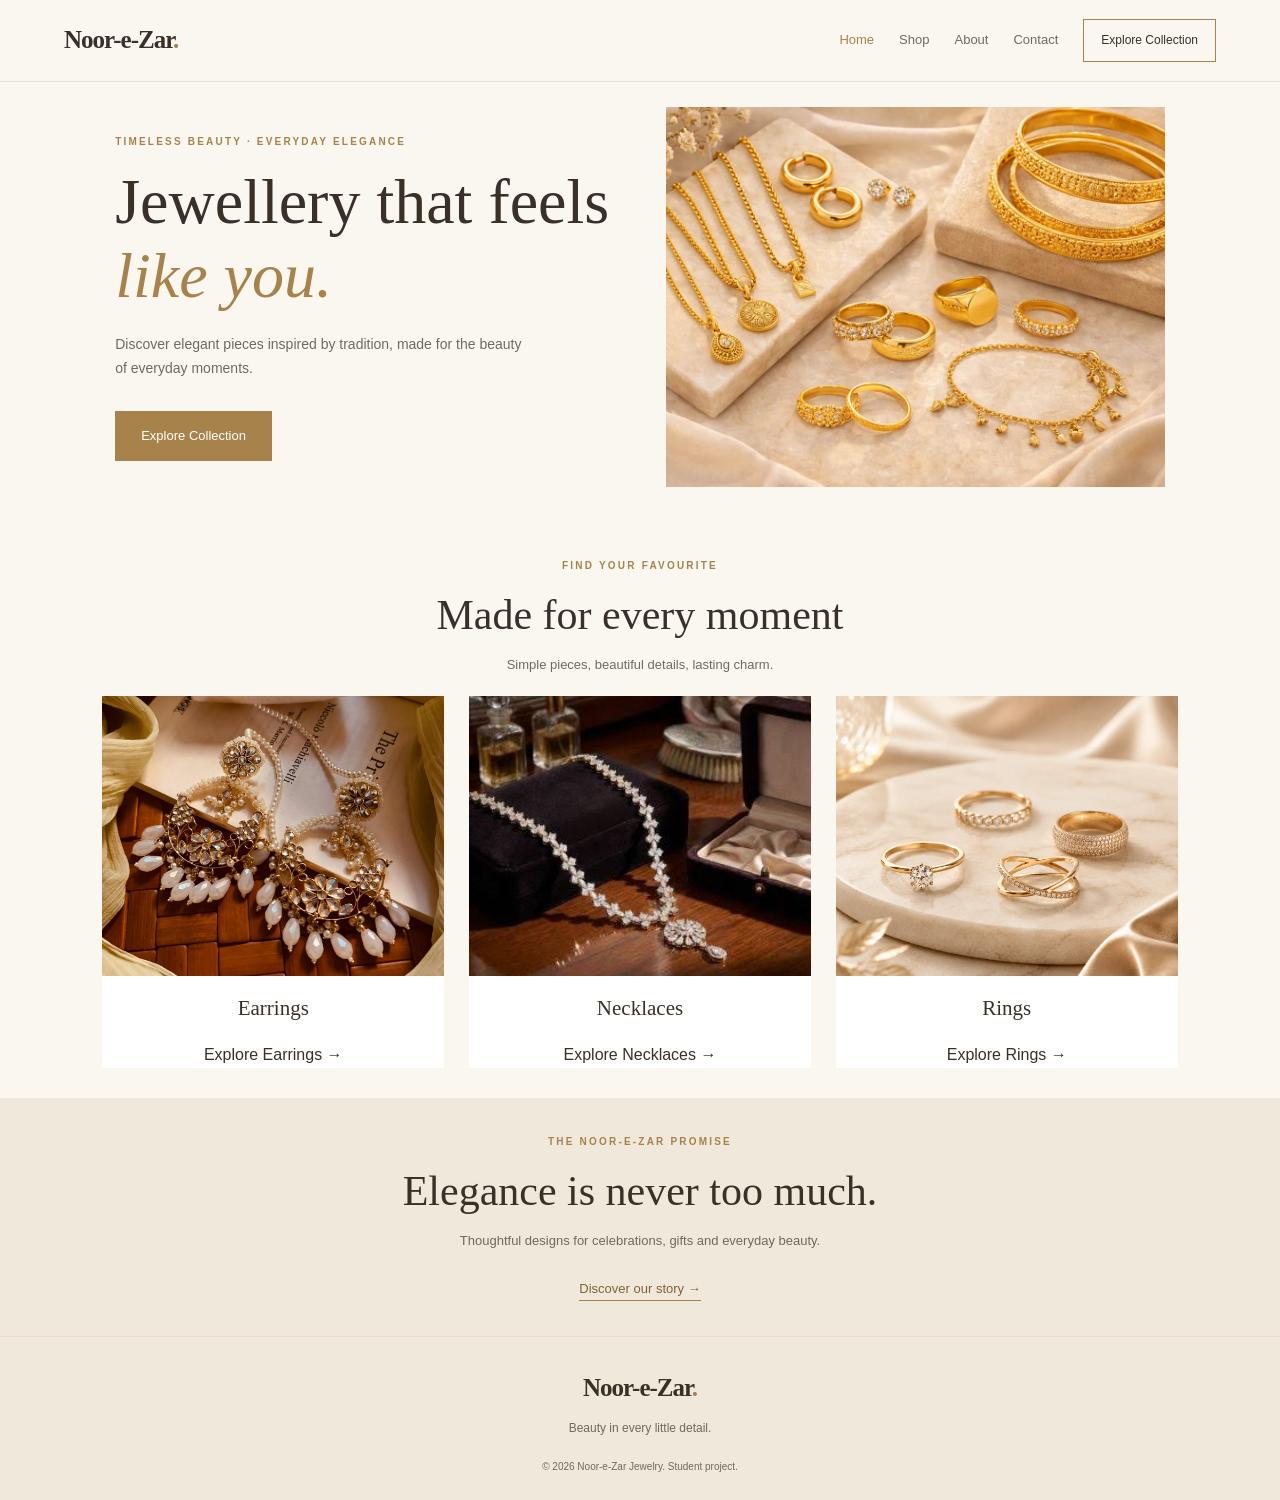
<file: index.html>
<!DOCTYPE html>
<html lang="en">
<head>
    <meta charset="UTF-8">
    <meta name="viewport" content="width=device-width, initial-scale=1.0">
    <title>Noor-e-Zar Jewelry | Home</title>
    <link rel="stylesheet" href="style.css">
    <script src="script.js" defer></script>
</head>
<body>
    <header class="navbar">
        <a href="index.html" class="logo">Noor-e-Zar<span>.</span></a>

        <nav>
            <a class="active" href="index.html">Home</a>
            <a href="shop.html">Shop</a>
            <a href="about.html">About</a>
            <a href="contact.html">Contact</a>
        </nav>
        <button class="menu-toggle" id="menuToggle"
        aria-label="Toggle navigation"
        aria-expanded="false">
    ☰
</button>

        <a href="shop.html" class="nav-button">Explore Collection</a>
    </header>

    <main>
        <section class="hero">
            <div class="hero-content">
                <p class="eyebrow">TIMELESS BEAUTY · EVERYDAY ELEGANCE</p>
                <h1>Jewellery that feels <em>like you.</em></h1>
                <p class="hero-text">
                    Discover elegant pieces inspired by tradition,
                    made for the beauty of everyday moments.
                </p>
                <a href="shop.html" class="button">Explore Collection</a>
            </div>

            <div class="hero-image">
                <img
                    src="/images/first image.webp"
                    alt="Elegant gold jewellery"
                >
            </div>
        </section>

        <section class="section">
            <div class="section-heading">
                <p class="eyebrow">FIND YOUR FAVOURITE</p>
                <h2>Made for every moment</h2>
                <p>Simple pieces, beautiful details, lasting charm.</p>
            </div>

            <div class="category-grid">
                <a href="earrings.html" class="category-card">
    <img
        src="/images/2nd earring image.png"
        alt="Elegant earrings"
    >
    <span>Earrings</span>
    <p>Explore Earrings →</p>
</a>

<a href="necklaces.html" class="category-card">
    <img
        src="/images/front necklace.jfif"
        alt="Elegant necklace"
    >
    <span>Necklaces</span>
    <p>Explore Necklaces →</p>
</a>

<a href="rings.html" class="category-card">
    <img
        src="/images/front ring.webp"
        alt="Elegant rings"
    >
    <span>Rings</span>
    <p>Explore Rings →</p>
</a>
            </div>
        </section>

        <section class="quote-section">
            <p class="eyebrow">THE NOOR-E-ZAR PROMISE</p>
            <h2>Elegance is never too much.</h2>
            <p>Thoughtful designs for celebrations, gifts and everyday beauty.</p>
            <a href="about.html" class="text-link">Discover our story →</a>
        </section>
    </main>

    <footer class="footer">
        <a href="index.html" class="logo">Noor-e-Zar<span>.</span></a>
        <p>Beauty in every little detail.</p>
        <p class="copyright">© 2026 Noor-e-Zar Jewelry. Student project.</p>
    </footer>
</body>
</html>
</file>
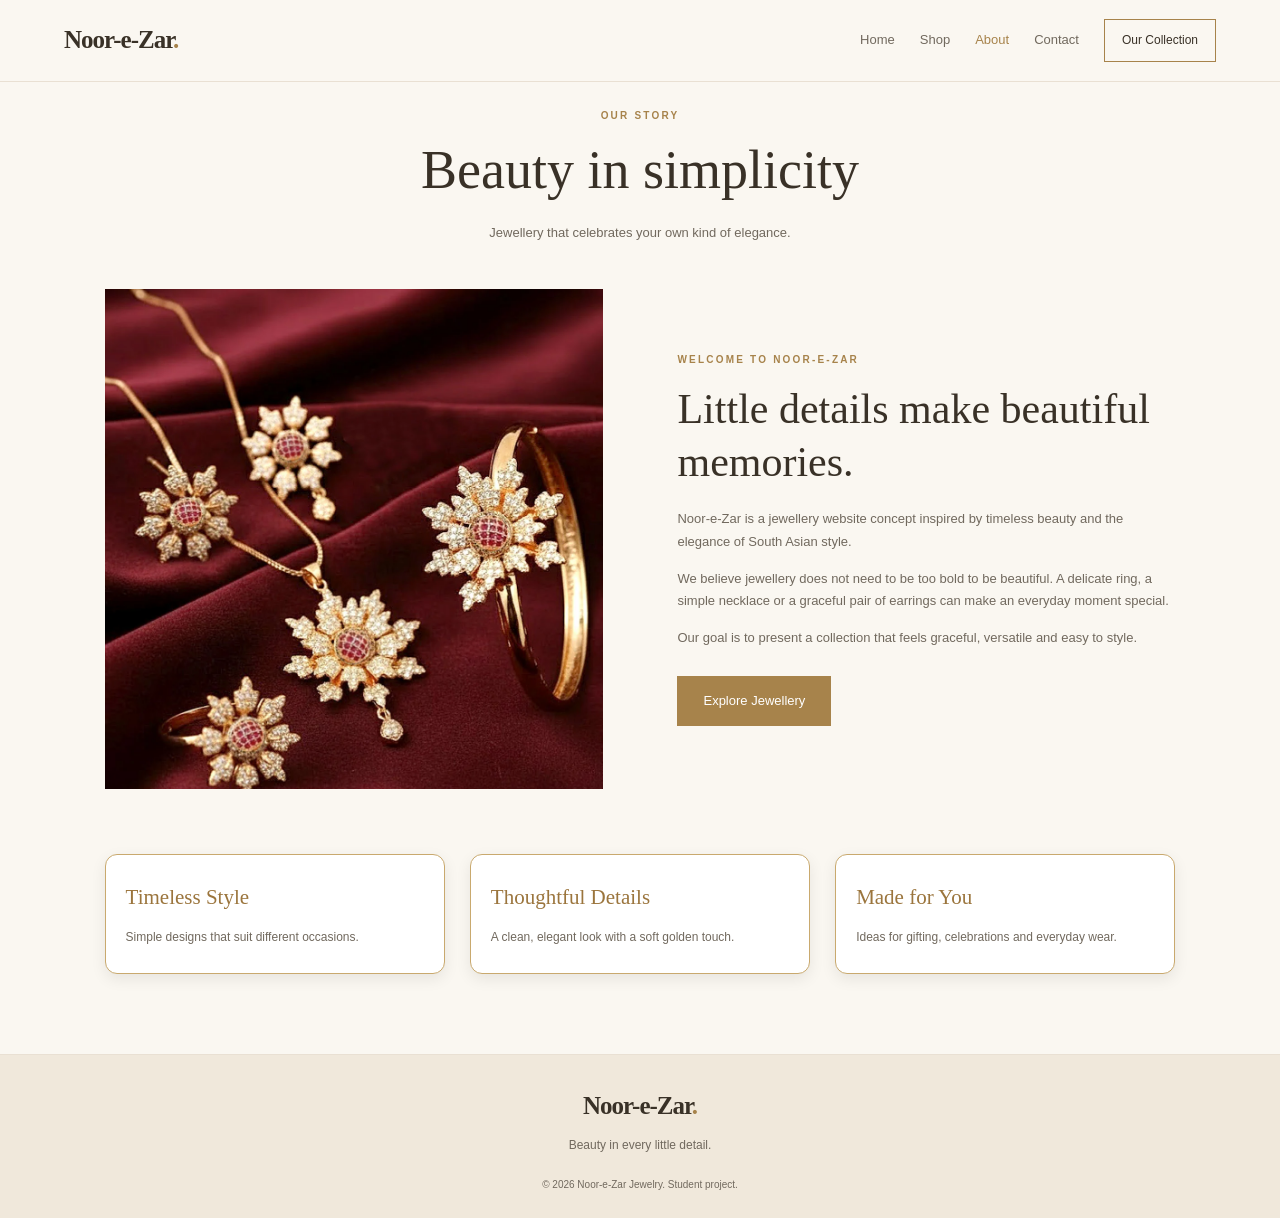
<file: about.html>
<!DOCTYPE html>
<html lang="en">
<head>
    <meta charset="UTF-8">
    <meta name="viewport" content="width=device-width, initial-scale=1.0">
    <title>About Us | Noor-e-Zar Jewelry</title>
    <link rel="stylesheet" href="style.css">
    <script src="script.js" defer></script>
</head>
<body>
    <header class="navbar">
        <a href="index.html" class="logo">Noor-e-Zar<span>.</span></a>
        <nav>
            <a href="index.html">Home</a>
            <a href="shop.html">Shop</a>
            <a class="active" href="about.html">About</a>
            <a href="contact.html">Contact</a>
        </nav>
        <a href="shop.html" class="nav-button">Our Collection</a>
    </header>

    <main class="page">
        <section class="page-heading">
            <p class="eyebrow">OUR STORY</p>
            <h1>Beauty in simplicity</h1>
            <p>Jewellery that celebrates your own kind of elegance.</p>
        </section>

        <section class="about-layout">
            <div class="about-image">
                <img src="/images/about image.webp" alt="Elegant jewellery details">
            </div>

            <div class="about-content">
                <p class="eyebrow">WELCOME TO NOOR-E-ZAR</p>
                <h2>Little details make beautiful memories.</h2>
                <p>
                    Noor-e-Zar is a jewellery website concept inspired by
                    timeless beauty and the elegance of South Asian style.
                </p>
                <p>
                    We believe jewellery does not need to be too bold to be
                    beautiful. A delicate ring, a simple necklace or a graceful
                    pair of earrings can make an everyday moment special.
                </p>
                <p>
                    Our goal is to present a collection that feels graceful,
                    versatile and easy to style.
                </p>
                <a href="shop.html" class="button">Explore Jewellery</a>
            </div>
        </section>

        <section class="values-grid">
            <div>
                <h3>Timeless Style</h3>
                <p>Simple designs that suit different occasions.</p>
            </div>
            <div>
                <h3>Thoughtful Details</h3>
                <p>A clean, elegant look with a soft golden touch.</p>
            </div>
            <div>
                <h3>Made for You</h3>
                <p>Ideas for gifting, celebrations and everyday wear.</p>
            </div>
        </section>
    </main>

    <footer class="footer">
        <a href="index.html" class="logo">Noor-e-Zar<span>.</span></a>
        <p>Beauty in every little detail.</p>
        <p class="copyright">© 2026 Noor-e-Zar Jewelry. Student project.</p>
    </footer>
</body>
</html>
</file>
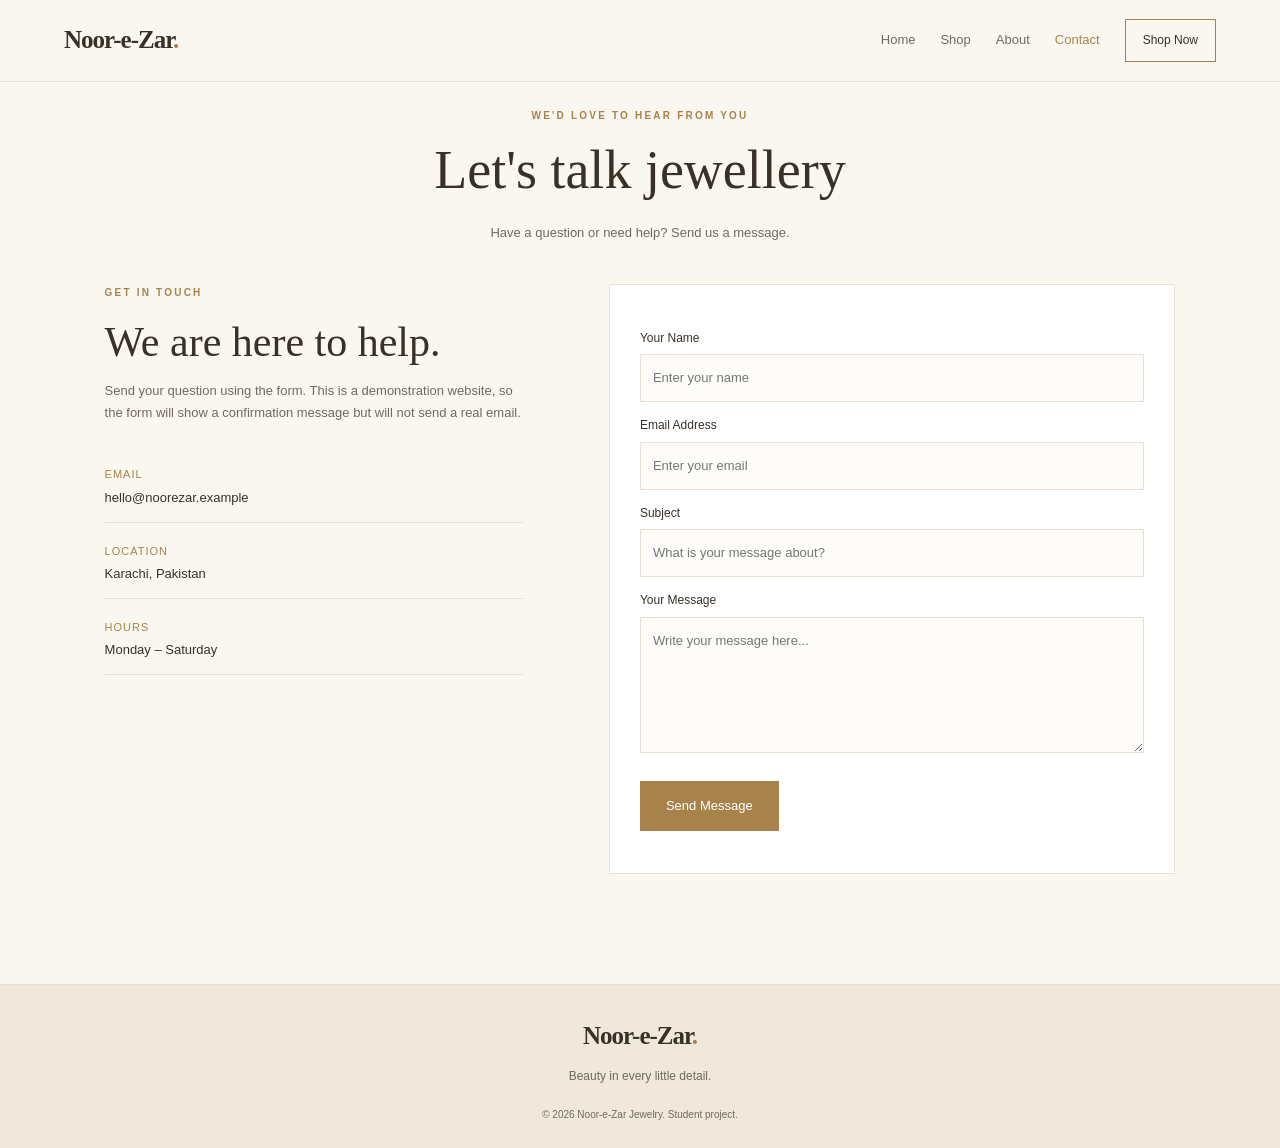
<file: contact.html>
<!DOCTYPE html>
<html lang="en">
<head>
    <meta charset="UTF-8">
    <meta name="viewport" content="width=device-width, initial-scale=1.0">
    <title>Contact | Noor-e-Zar Jewelry</title>
    <link rel="stylesheet" href="style.css">
    <script src="script.js" defer></script>
</head>
<body>
    <header class="navbar">
        <a href="index.html" class="logo">Noor-e-Zar<span>.</span></a>
        <nav>
            <a href="index.html">Home</a>
            <a href="shop.html">Shop</a>
            <a href="about.html">About</a>
            <a class="active" href="contact.html">Contact</a>
        </nav>
        <a href="shop.html" class="nav-button">Shop Now</a>
    </header>

    <main class="page">
        <section class="page-heading">
            <p class="eyebrow">WE'D LOVE TO HEAR FROM YOU</p>
            <h1>Let's talk jewellery</h1>
            <p>Have a question or need help? Send us a message.</p>
        </section>

        <section class="contact-layout">
            <div class="contact-info">
                <p class="eyebrow">GET IN TOUCH</p>
                <h2>We are here to help.</h2>
                <p>
                    Send your question using the form. This is a demonstration
                    website, so the form will show a confirmation message
                    but will not send a real email.
                </p>

                <div class="contact-detail">
                    <span>Email</span>
                    <p>hello@noorezar.example</p>
                </div>

                <div class="contact-detail">
                    <span>Location</span>
                    <p>Karachi, Pakistan</p>
                </div>

                <div class="contact-detail">
                    <span>Hours</span>
                    <p>Monday – Saturday</p>
                </div>
            </div>

            <form class="contact-form" id="contactForm">
                <label for="name">Your Name</label>
                <input type="text" id="name" name="name" placeholder="Enter your name" required>

                <label for="email">Email Address</label>
                <input type="email" id="email" name="email" placeholder="Enter your email" required>

                <label for="subject">Subject</label>
                <input type="text" id="subject" name="subject" placeholder="What is your message about?" required>

                <label for="message">Your Message</label>
                <textarea id="message" name="message" rows="5" placeholder="Write your message here..." required></textarea>

                <button class="button" type="submit">Send Message</button>
                <p id="formMessage" class="message" aria-live="polite"></p>
            </form>
        </section>
    </main>

    <footer class="footer">
        <a href="index.html" class="logo">Noor-e-Zar<span>.</span></a>
        <p>Beauty in every little detail.</p>
        <p class="copyright">© 2026 Noor-e-Zar Jewelry. Student project.</p>
    </footer>
</body>
</html>
</file>
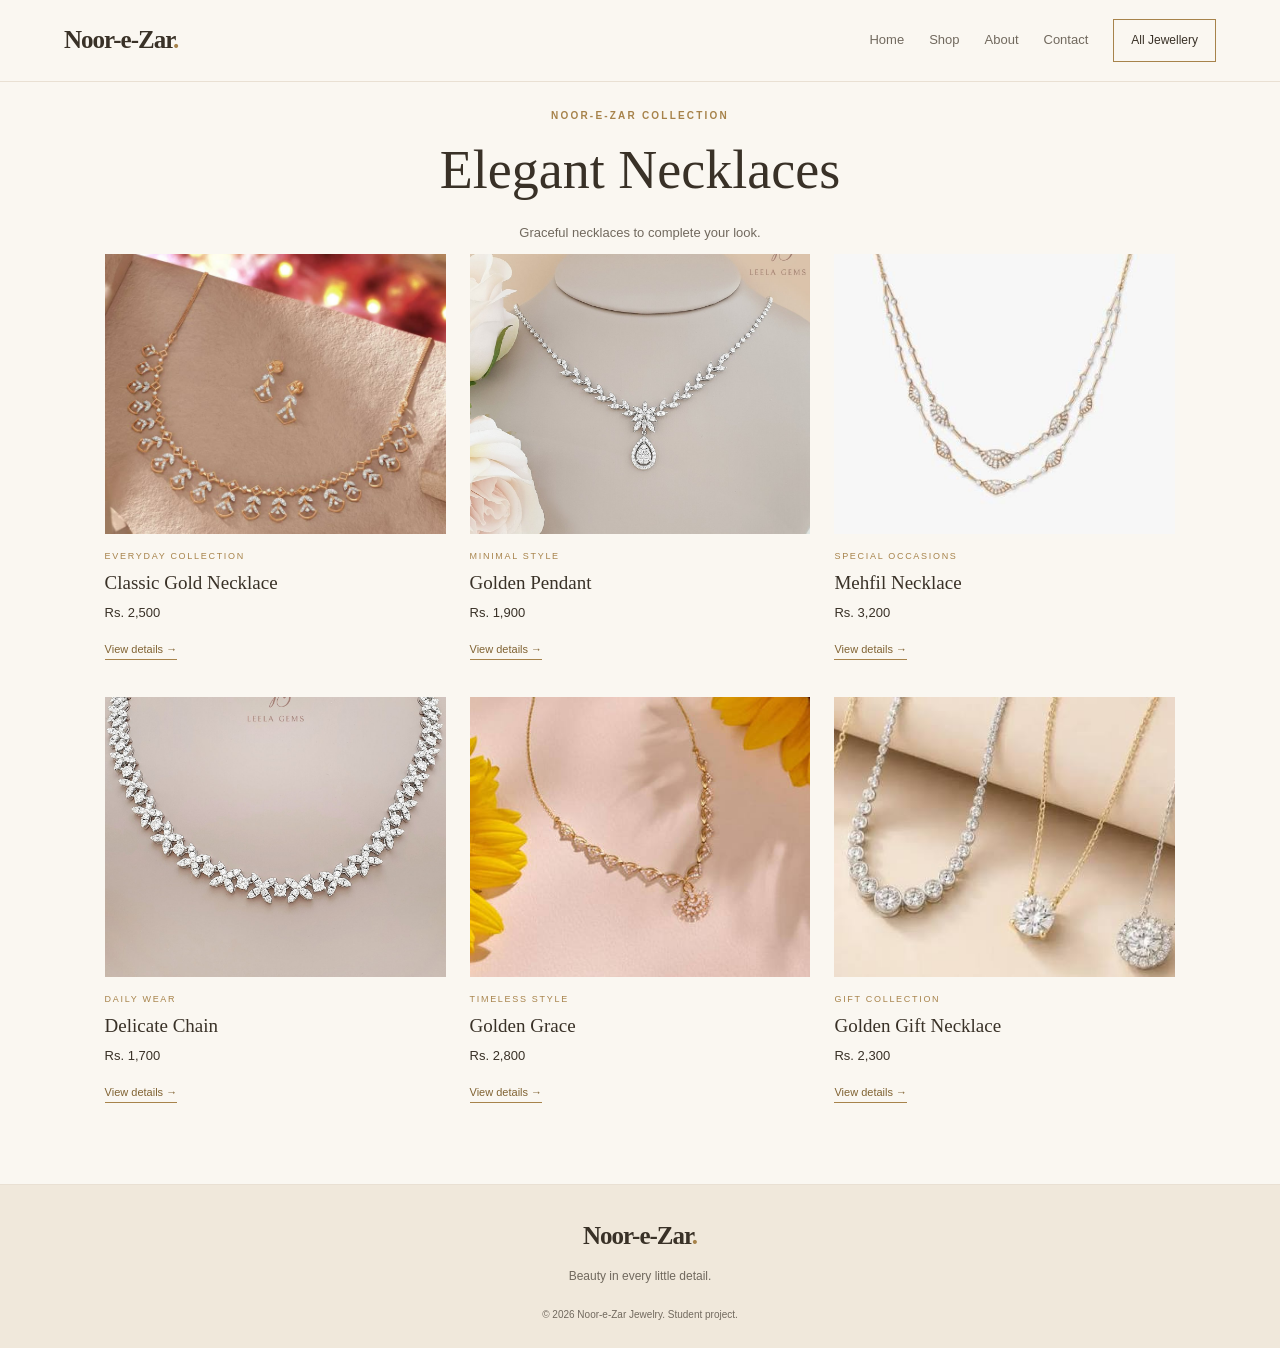
<file: necklaces.html>
<!DOCTYPE html>
<html lang="en">
<head>
    <meta charset="UTF-8">
    <meta name="viewport" content="width=device-width, initial-scale=1.0">
    <title>Necklaces Collection | Noor-e-Zar</title>
    <link rel="stylesheet" href="style.css">
    <script src="script.js" defer></script>
</head>
<body>

<header class="navbar">
    <a href="index.html" class="logo">Noor-e-Zar<span>.</span></a>
    <nav>
        <a href="index.html">Home</a>
        <a href="shop.html">Shop</a>
        <a href="about.html">About</a>
        <a href="contact.html">Contact</a>
    </nav>
    <a href="shop.html" class="nav-button">All Jewellery</a>
</header>

<main class="page">
    <section class="page-heading">
        <p class="eyebrow">NOOR-E-ZAR COLLECTION</p>
        <h1>Elegant Necklaces</h1>
        <p>Graceful necklaces to complete your look.</p>
    </section>

    <section class="product-grid">

        <article class="product-card">
            <a href="product.html">
                <img src="/images/firstttt necklace.jpg" alt="Classic gold necklace">
            </a>
            <p class="product-type">EVERYDAY COLLECTION</p>
            <h3>Classic Gold Necklace</h3>
            <p class="price">Rs. 2,500</p>
            <a href="product.html" class="small-link">View details →</a>
        </article>

        <article class="product-card">
            <a href="product.html">
                <img src="/images/first necklace.jpg" alt="Golden pendant necklace">
            </a>
            <p class="product-type">MINIMAL STYLE</p>
            <h3>Golden Pendant</h3>
            <p class="price">Rs. 1,900</p>
            <a href="product.html" class="small-link">View details →</a>
        </article>

        <article class="product-card">
            <a href="product.html">
                <img src="/images/second necklace.jfif" alt="Elegant gold jewellery">
            </a>
            <p class="product-type">SPECIAL OCCASIONS</p>
            <h3>Mehfil Necklace</h3>
            <p class="price">Rs. 3,200</p>
            <a href="product.html" class="small-link">View details →</a>
        </article>

        <article class="product-card">
            <a href="product.html">
                <img src="/images/third necklace.jpg" alt="Delicate everyday necklace">
            </a>
            <p class="product-type">DAILY WEAR</p>
            <h3>Delicate Chain</h3>
            <p class="price">Rs. 1,700</p>
            <a href="product.html" class="small-link">View details →</a>
        </article>

        <article class="product-card">
            <a href="product.html">
                <img src="/images/fifth necklace.jfif" alt="Elegant statement necklace">
            </a>
            <p class="product-type">TIMELESS STYLE</p>
            <h3>Golden Grace</h3>
            <p class="price">Rs. 2,800</p>
            <a href="product.html" class="small-link">View details →</a>
        </article>

        <article class="product-card">
            <a href="product.html">
                <img src="/images/sixth necklace.jfif" alt="Golden necklace for gifting">
            </a>
            <p class="product-type">GIFT COLLECTION</p>
            <h3>Golden Gift Necklace</h3>
            <p class="price">Rs. 2,300</p>
            <a href="product.html" class="small-link">View details →</a>
        </article>

    </section>
</main>

<footer class="footer">
    <a href="index.html" class="logo">Noor-e-Zar<span>.</span></a>
    <p>Beauty in every little detail.</p>
    <p class="copyright">© 2026 Noor-e-Zar Jewelry. Student project.</p>
</footer>

</body>
</html>
</file>
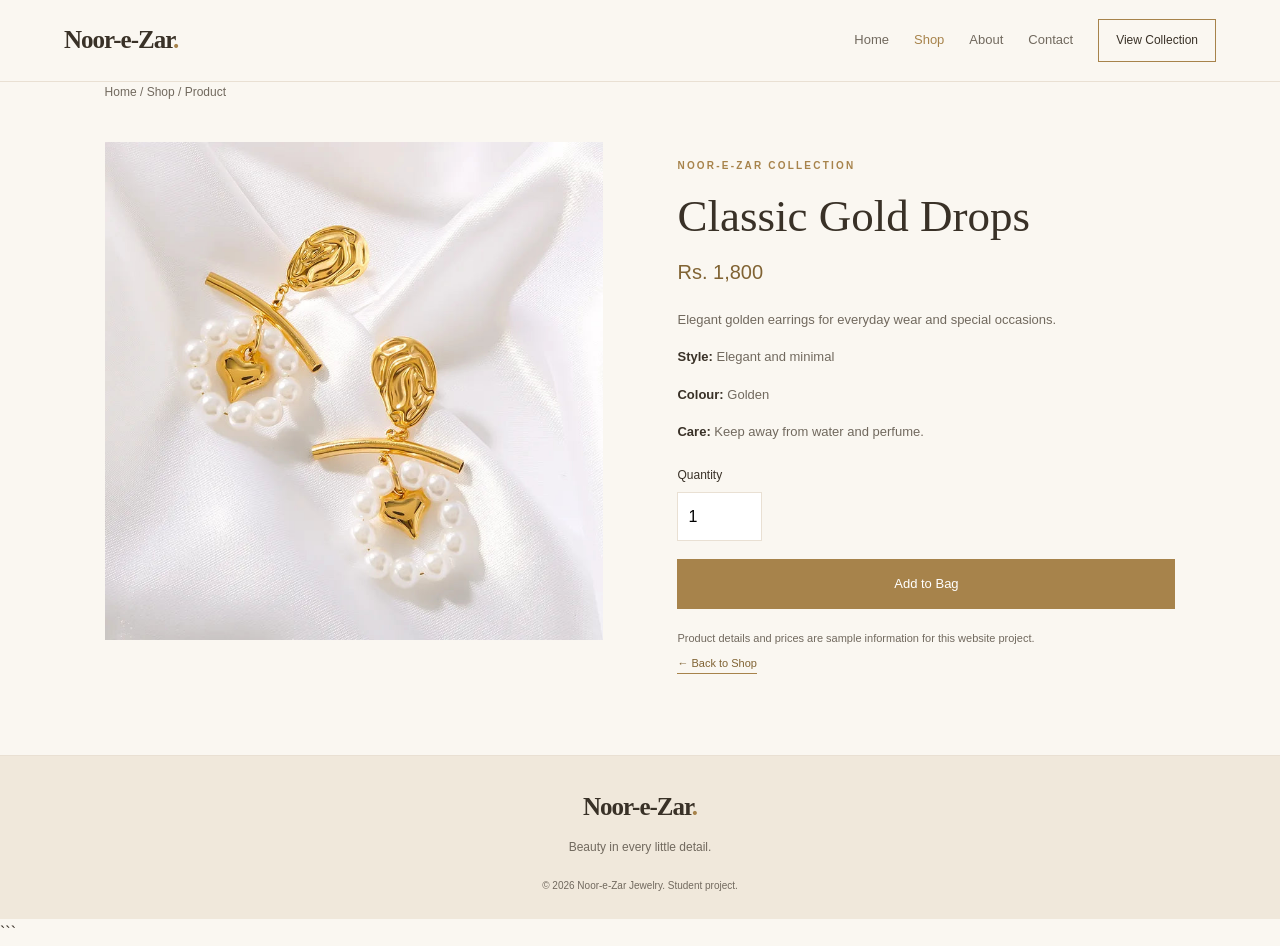
<file: product.html>
<!DOCTYPE html>
<html lang="en">
<head>
    <meta charset="UTF-8">
    <meta name="viewport" content="width=device-width, initial-scale=1.0">
    <title>Product Details | Noor-e-Zar Jewelry</title>
    <link rel="stylesheet" href="style.css">
    <script src="script.js" defer></script>
</head>
<body>

<header class="navbar">
    <a href="index.html" class="logo">Noor-e-Zar<span>.</span></a>
    <nav>
        <a href="index.html">Home</a>
        <a class="active" href="shop.html">Shop</a>
        <a href="about.html">About</a>
        <a href="contact.html">Contact</a>
    </nav>
    <a href="shop.html" class="nav-button">View Collection</a>
</header>

<main class="page">
    <p class="breadcrumb">
        <a href="index.html">Home</a> /
        <a href="shop.html">Shop</a> /
        Product
    </p>

    <section class="product-detail">
        <div class="detail-image">
            <img
                id="productImage"
                src="images/shop 1.jpg"
                alt="Jewellery product"
            >
        </div>

        <div class="detail-info">
            <p class="eyebrow">NOOR-E-ZAR COLLECTION</p>

            <h1 id="productName">Classic Gold Drops</h1>
            <p class="detail-price" id="productPrice">Rs. 1,800</p>

            <p class="detail-description" id="productDescription">
                Elegant golden earrings for everyday wear and special occasions.
            </p>

            <p><strong>Style:</strong> Elegant and minimal</p>
            <p><strong>Colour:</strong> Golden</p>
            <p><strong>Care:</strong> Keep away from water and perfume.</p>

            <label class="quantity-label" for="quantity">Quantity</label>
            <input type="number" id="quantity" min="1" max="10" value="1">

            <button class="button add-cart" id="addToCart">Add to Bag</button>
            <p id="cartMessage" class="message" aria-live="polite"></p>

            <p class="small-note">
                Product details and prices are sample information for this website project.
            </p>

            <a href="shop.html" class="small-link">← Back to Shop</a>
        </div>
    </section>
</main>

<footer class="footer">
    <a href="index.html" class="logo">Noor-e-Zar<span>.</span></a>
    <p>Beauty in every little detail.</p>
    <p class="copyright">© 2026 Noor-e-Zar Jewelry. Student project.</p>
</footer>

</body>
</html>
```
</file>
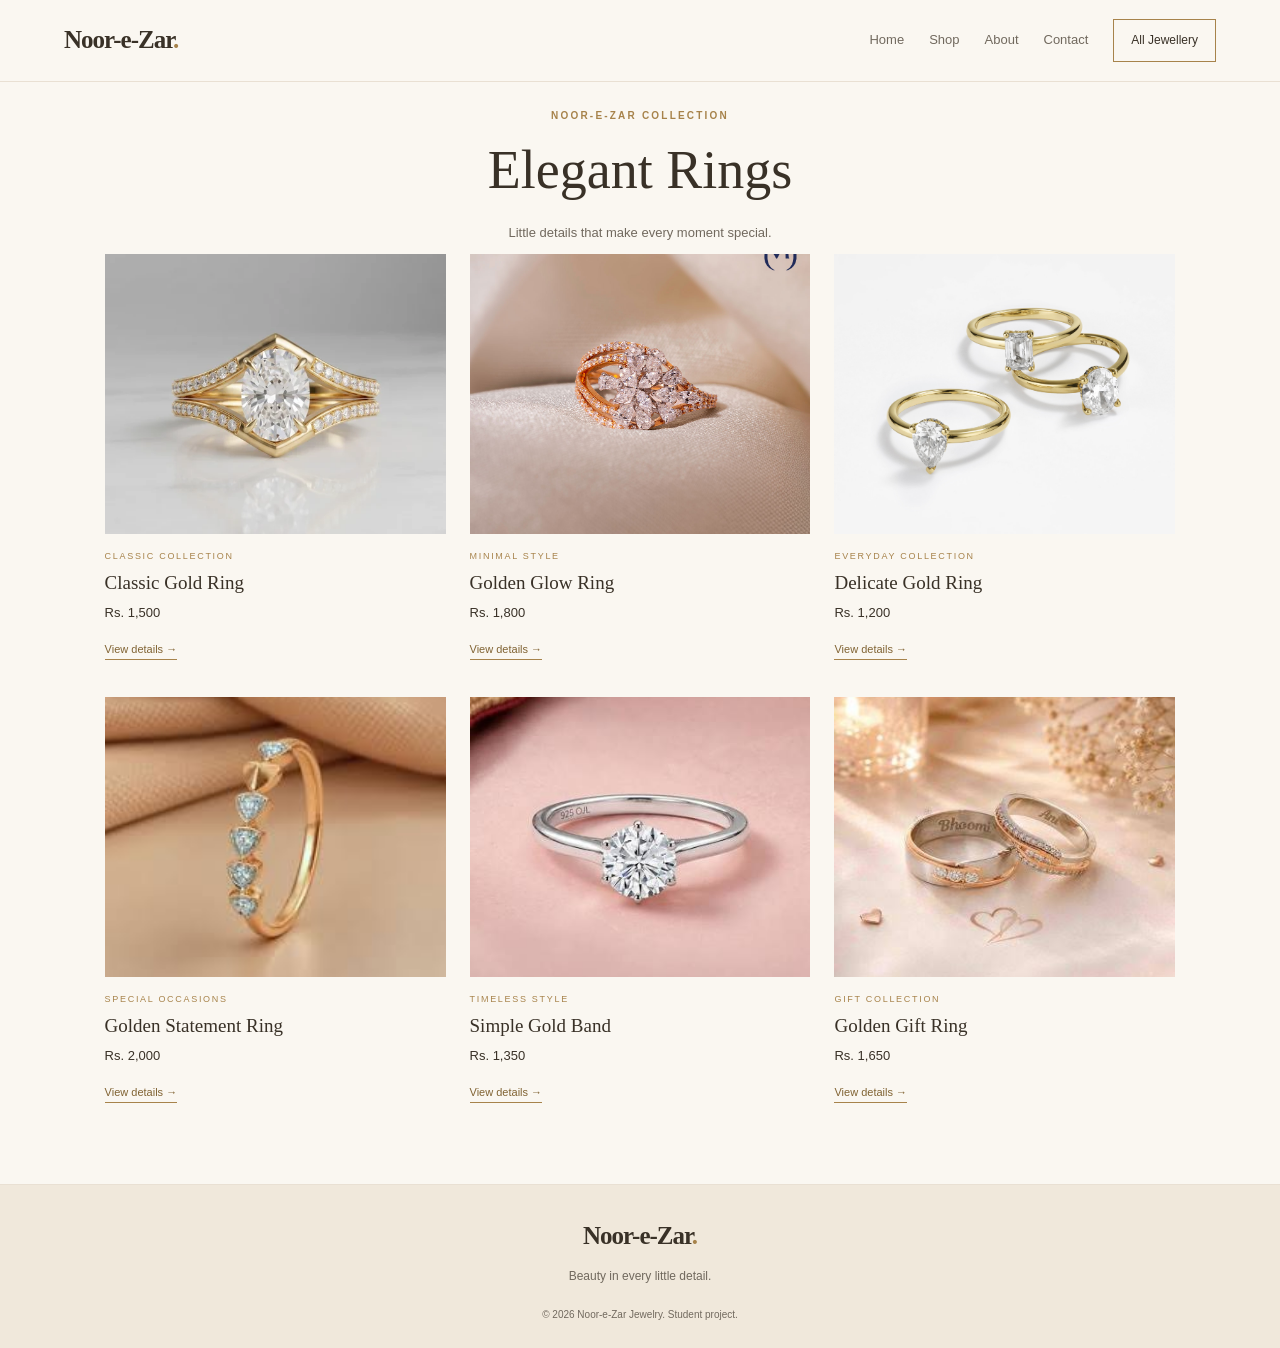
<file: rings.html>
<!DOCTYPE html>
<html lang="en">
<head>
    <meta charset="UTF-8">
    <meta name="viewport" content="width=device-width, initial-scale=1.0">
    <title>Rings Collection | Noor-e-Zar</title>
    <link rel="stylesheet" href="style.css">
    <script src="script.js" defer></script>
</head>
<body>

<header class="navbar">
    <a href="index.html" class="logo">Noor-e-Zar<span>.</span></a>
    <nav>
        <a href="index.html">Home</a>
        <a href="shop.html">Shop</a>
        <a href="about.html">About</a>
        <a href="contact.html">Contact</a>
    </nav>
    <a href="shop.html" class="nav-button">All Jewellery</a>
</header>

<main class="page">
    <section class="page-heading">
        <p class="eyebrow">NOOR-E-ZAR COLLECTION</p>
        <h1>Elegant Rings</h1>
        <p>Little details that make every moment special.</p>
    </section>

    <section class="product-grid">

        <article class="product-card">
            <a href="product.html">
                <img src="/images/first ring.webp" alt="Classic golden ring">
            </a>
            <p class="product-type">CLASSIC COLLECTION</p>
            <h3>Classic Gold Ring</h3>
            <p class="price">Rs. 1,500</p>
            <a href="product.html" class="small-link">View details →</a>
        </article>

        <article class="product-card">
            <a href="product.html">
                <img src="/images/second ring.jpg" alt="Elegant gold ring">
            </a>
            <p class="product-type">MINIMAL STYLE</p>
            <h3>Golden Glow Ring</h3>
            <p class="price">Rs. 1,800</p>
            <a href="product.html" class="small-link">View details →</a>
        </article>

        <article class="product-card">
            <a href="product.html">
                <img src="/images/third ring.avif" alt="Delicate everyday ring">
            </a>
            <p class="product-type">EVERYDAY COLLECTION</p>
            <h3>Delicate Gold Ring</h3>
            <p class="price">Rs. 1,200</p>
            <a href="product.html" class="small-link">View details →</a>
        </article>

        <article class="product-card">
            <a href="product.html">
                <img src="/images/fourth ring.jfif" alt="Elegant statement ring">
            </a>
            <p class="product-type">SPECIAL OCCASIONS</p>
            <h3>Golden Statement Ring</h3>
            <p class="price">Rs. 2,000</p>
            <a href="product.html" class="small-link">View details →</a>
        </article>

        <article class="product-card">
            <a href="product.html">
                <img src="/images/fifth ring.jfif" alt="Simple golden band">
            </a>
            <p class="product-type">TIMELESS STYLE</p>
            <h3>Simple Gold Band</h3>
            <p class="price">Rs. 1,350</p>
            <a href="product.html" class="small-link">View details →</a>
        </article>

        <article class="product-card">
            <a href="product.html">
                <img src="/images/sixth ring.jfif" alt="Golden ring for gifting">
            </a>
            <p class="product-type">GIFT COLLECTION</p>
            <h3>Golden Gift Ring</h3>
            <p class="price">Rs. 1,650</p>
            <a href="product.html" class="small-link">View details →</a>
        </article>

    </section>
</main>

<footer class="footer">
    <a href="index.html" class="logo">Noor-e-Zar<span>.</span></a>
    <p>Beauty in every little detail.</p>
    <p class="copyright">© 2026 Noor-e-Zar Jewelry. Student project.</p>
</footer>

</body>
</html>
</file>
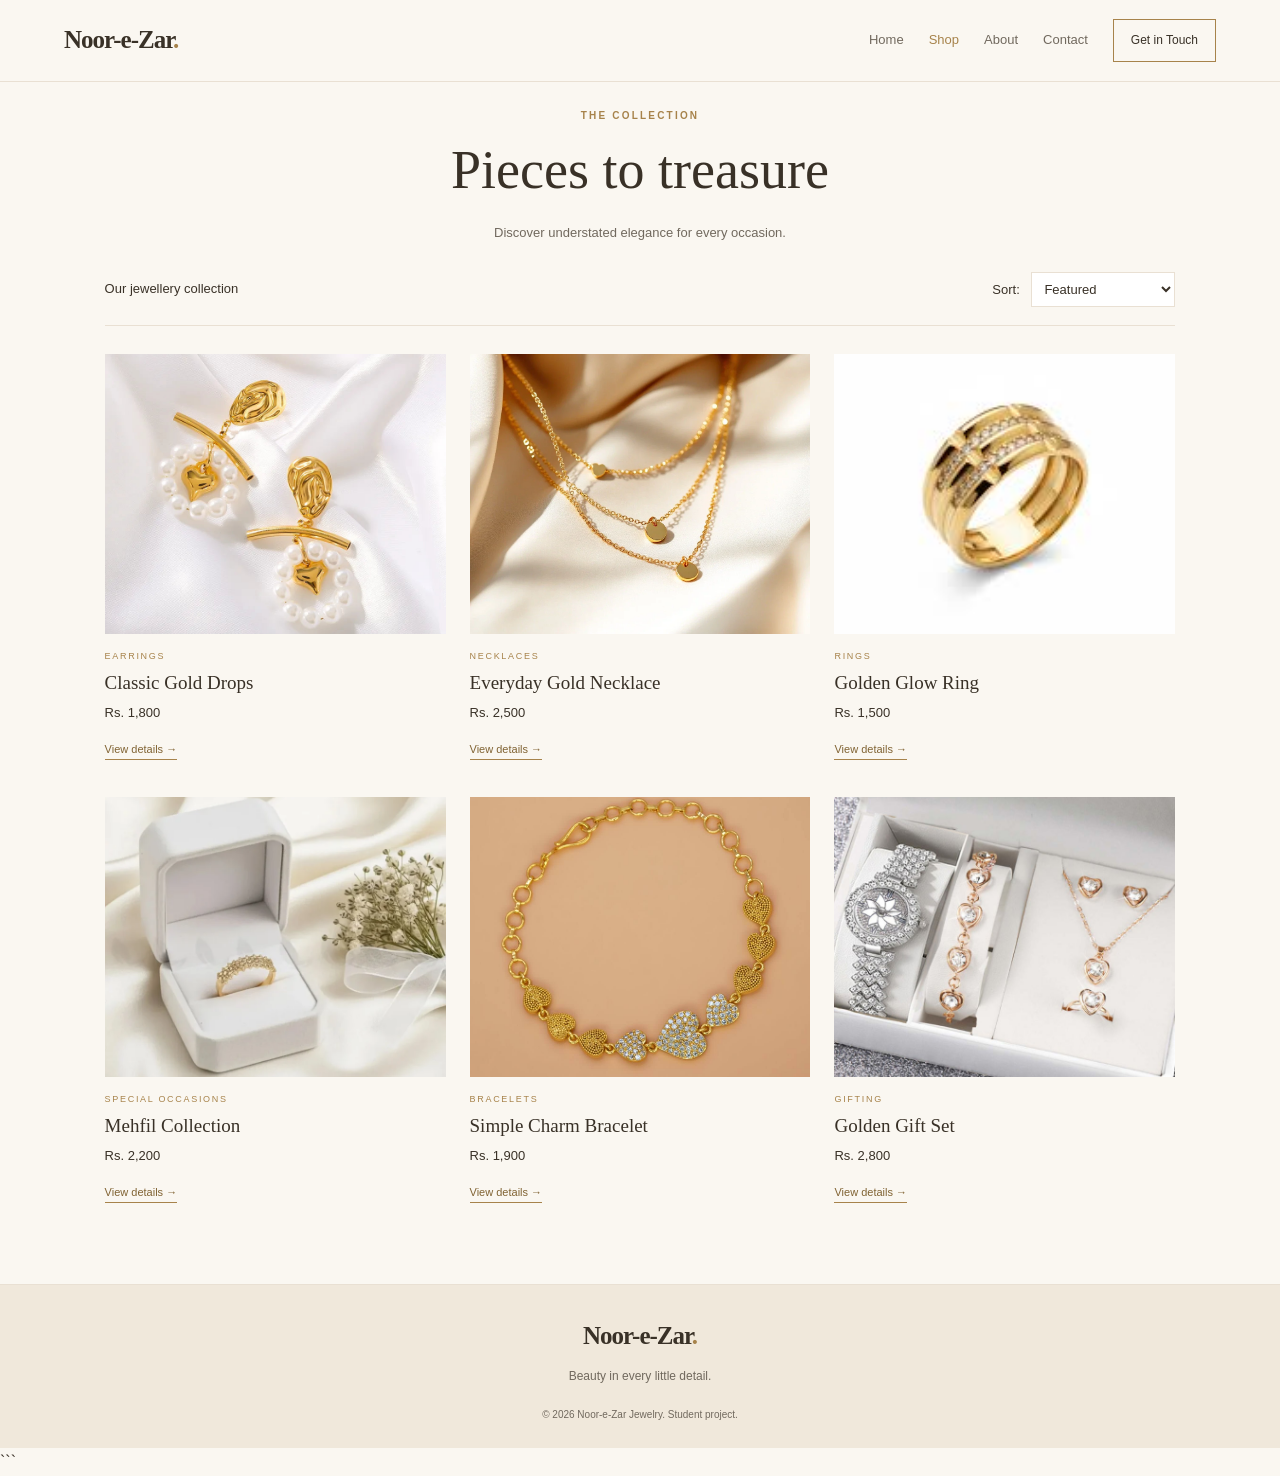
<file: shop.html>
<!DOCTYPE html>
<html lang="en">
<head>
    <meta charset="UTF-8">
    <meta name="viewport" content="width=device-width, initial-scale=1.0">
    <title>Shop | Noor-e-Zar Jewelry</title>
    <link rel="stylesheet" href="style.css">
    <script src="script.js" defer></script>
</head>
<body>

<header class="navbar">
    <a href="index.html" class="logo">Noor-e-Zar<span>.</span></a>
    <nav>
        <a href="index.html">Home</a>
        <a class="active" href="shop.html">Shop</a>
        <a href="about.html">About</a>
        <a href="contact.html">Contact</a>
    </nav>
    <a href="contact.html" class="nav-button">Get in Touch</a>
</header>

<main class="page">
    <section class="page-heading">
        <p class="eyebrow">THE COLLECTION</p>
        <h1>Pieces to treasure</h1>
        <p>Discover understated elegance for every occasion.</p>
    </section>

    <div class="shop-toolbar">
        <p>Our jewellery collection</p>
        <label>
            Sort:
            <select id="sortProducts">
                <option value="default">Featured</option>
                <option value="low">Price: Low to High</option>
                <option value="high">Price: High to Low</option>
            </select>
        </label>
    </div>

    <section class="product-grid" id="productGrid">

        <!-- 1. Earrings -->
        <article class="product-card" data-price="1800">
            <a href="product.html?id=earrings">
                <img src="images/shop 1.jpg" alt="Classic Gold Drops earrings">
            </a>
            <p class="product-type">EARRINGS</p>
            <h3>Classic Gold Drops</h3>
            <p class="price">Rs. 1,800</p>
            <a class="small-link" href="product.html?id=earrings">View details →</a>
        </article>

        <!-- 2. Necklace -->
        <article class="product-card" data-price="2500">
            <a href="product.html?id=necklace">
                <img src="images/shop 2.webp" alt="Everyday Gold Necklace">
            </a>
            <p class="product-type">NECKLACES</p>
            <h3>Everyday Gold Necklace</h3>
            <p class="price">Rs. 2,500</p>
            <a class="small-link" href="product.html?id=necklace">View details →</a>
        </article>

        <!-- 3. Ring -->
        <article class="product-card" data-price="1500">
            <a href="product.html?id=ring">
                <img src="images/shop 3.jfif" alt="Golden Glow Ring">
            </a>
            <p class="product-type">RINGS</p>
            <h3>Golden Glow Ring</h3>
            <p class="price">Rs. 1,500</p>
            <a class="small-link" href="product.html?id=ring">View details →</a>
        </article>

        <!-- 4. Mehfil Collection -->
        <article class="product-card" data-price="2200">
            <a href="product.html?id=mehfil">
                <img src="images/shop 4.webp" alt="Mehfil jewellery">
            </a>
            <p class="product-type">SPECIAL OCCASIONS</p>
            <h3>Mehfil Collection</h3>
            <p class="price">Rs. 2,200</p>
            <a class="small-link" href="product.html?id=mehfil">View details →</a>
        </article>

        <!-- 5. Bracelet -->
        <article class="product-card" data-price="1900">
            <a href="product.html?id=bracelet">
                <img src="images/shop 5.jpg" alt="Simple Charm Bracelet">
            </a>
            <p class="product-type">BRACELETS</p>
            <h3>Simple Charm Bracelet</h3>
            <p class="price">Rs. 1,900</p>
            <a class="small-link" href="product.html?id=bracelet">View details →</a>
        </article>

        <!-- 6. Gift Set -->
        <article class="product-card" data-price="2800">
            <a href="product.html?id=giftset">
                <img src="images/shop 6.jpg" alt="Golden jewellery gift set">
            </a>
            <p class="product-type">GIFTING</p>
            <h3>Golden Gift Set</h3>
            <p class="price">Rs. 2,800</p>
            <a class="small-link" href="product.html?id=giftset">View details →</a>
        </article>

    </section>
</main>

<footer class="footer">
    <a href="index.html" class="logo">Noor-e-Zar<span>.</span></a>
    <p>Beauty in every little detail.</p>
    <p class="copyright">© 2026 Noor-e-Zar Jewelry. Student project.</p>
</footer>

</body>
</html>
```
</file>
<file: style.css>
/* ---------- BASIC SETTINGS ---------- */

* {
    margin: 0;
    padding: 0;
    box-sizing: border-box;
}

:root {
    --cream: #faf7f1;
    --white: #ffffff;
    --gold: #a7834b;
    --dark-gold: #806333;
    --brown: #393127;
    --text: #71695e;
    --border: #e9e0d3;
}

html {
    scroll-behavior: smooth;
}

body {
    background: var(--cream);
    color: var(--brown);
    font-family: Arial, Helvetica, sans-serif;
    line-height: 1.7;
}

img {
    width: 100%;
    display: block;
    object-fit: cover;
}

a {
    color: inherit;
    text-decoration: none;
}

button,
input,
textarea,
select {
    font: inherit;
}

button,
a,
select {
    -webkit-tap-highlight-color: transparent;
}

/* ---------- NAVIGATION BAR ---------- */

.navbar {
    min-height: 82px;
    padding: 18px 5%;
    display: flex;
    align-items: center;
    justify-content: space-between;
    gap: 25px;
    background: rgba(250, 247, 241, 0.97);
    border-bottom: 1px solid var(--border);
    position: sticky;
    top: 0;
    z-index: 10;
    animation: slideDown 0.7s ease both;
}

.logo {
    font-family: Georgia, "Times New Roman", serif;
    font-size: 25px;
    font-weight: bold;
    letter-spacing: -1px;
    white-space: nowrap;
    margin-right: auto;
}

.navbar nav {
    display: flex;
    align-items: center;
    justify-content: flex-end;
    gap: 25px;
    margin-left: auto;
}

.navbar nav a {
    color: var(--text);
    font-size: 13px;
    transition: color 0.3s ease;
}

.navbar nav a:hover,
.navbar nav a.active {
    color: var(--gold);
}

.nav-button {
    border: 1px solid var(--gold);
    padding: 10px 17px;
    font-size: 12px;
    transition: 0.3s ease;
    white-space: nowrap;
}

.logo {
    font-family: Georgia, "Times New Roman", serif;
    font-size: 25px;
    font-weight: bold;
    letter-spacing: -1px;
    white-space: nowrap;
}

.logo span {
    color: var(--gold);
}

.navbar nav {
    display: flex;
    align-items: center;
    gap: 25px;
}

.navbar nav a {
    color: var(--text);
    font-size: 13px;
    transition: color 0.3s ease;
}

.navbar nav a:hover,
.navbar nav a.active {
    color: var(--gold);
}

.nav-button {
    border: 1px solid var(--gold);
    padding: 10px 17px;
    font-size: 12px;
    transition: 0.3s ease;
    white-space: nowrap;
}

.nav-button:hover {
    background: var(--gold);
    color: var(--white);
}

/* ---------- BUTTONS ---------- */

.button {
    display: inline-block;
    border: 1px solid var(--gold);
    background: var(--gold);
    color: var(--white);
    padding: 13px 25px;
    cursor: pointer;
    font-size: 13px;
    transition: background 0.3s ease, transform 0.3s ease;
}

.button:hover {
    background: var(--dark-gold);
    transform: translateY(-2px);
}

.text-link,
.small-link {
    color: var(--dark-gold);
    font-size: 13px;
    border-bottom: 1px solid var(--gold);
    padding-bottom: 4px;
}

/* ---------- HOME HERO SECTION ---------- */

.hero {
    display: grid;
    grid-template-columns: 1fr 1fr;
    align-items: center;
    gap: 5%;
    padding: 25px 9% 15px;
    min-height: auto;
}

.hero-content {
    animation: fadeUp 0.8s ease both;
}

.eyebrow {
    color: var(--gold);
    font-size: 10px;
    font-weight: bold;
    letter-spacing: 2.2px;
    margin-bottom: 15px;
}

.hero h1,
.page-heading h1 {
    font-family: Georgia, "Times New Roman", serif;
    font-size: clamp(38px, 5vw, 64px);
    font-weight: normal;
    line-height: 1.16;
    margin-bottom: 20px;
}

.hero h1 em {
    color: var(--gold);
    font-weight: normal;
}

.hero-text {
    color: var(--text);
    max-width: 420px;
    margin-bottom: 30px;
    font-size: 14px;
}

.hero-image {
    height: 380px;
    overflow: hidden;
    animation: fadeIn 1s ease both;
}

.hero-image img {
    width: 100%;
    height: 100%;
    object-fit: cover;
    transition: transform 0.7s ease;
}

.hero-image img {
    height: 100%;
    transition: transform 0.7s ease;
}

.hero-image:hover img {
    transform: scale(1.04);
}

/* ---------- GENERAL SECTIONS ---------- */

.section {
    padding: 30px 8% 60px;
}

.section-heading,
.page-heading {
    text-align: center;
    margin: 0 ;
    padding: 25px 6% 20px;
}

.section-heading h2,
.quote-section h2,
.about-content h2,
.contact-info h2 {
    font-family: Georgia, "Times New Roman", serif;
    font-size: clamp(28px, 4vw, 42px);
    line-height: 1.25;
    font-weight: normal;
    margin-bottom: 12px;
}

.section-heading > p:last-child,
.page-heading > p:last-child {
    color: var(--text);
    font-size: 13px;
}

/* ---------- CATEGORY CARDS ---------- */

.category-grid {
    display: grid;
    grid-template-columns: repeat(3, 1fr);
    gap: 25px;
}

.category-card {
    display: block;
    overflow: hidden;
    background: var(--white);
    text-align: center;
}

.category-card img {
    height: 280px;
    transition: transform 0.6s ease;
}

.category-card:hover img {
    transform: scale(1.05);
}

.category-card span {
    display: block;
    padding: 15px;
    font-family: Georgia, "Times New Roman", serif;
    font-size: 21px;
}

/* ---------- QUOTE SECTION ---------- */

.quote-section {
    text-align: center;
    padding: 75px 20px;
    background: #f0e8db;
}

.quote-section > p:not(.eyebrow) {
    color: var(--text);
    font-size: 13px;
    margin: 12px 0 22px;
}

/* ---------- OTHER PAGES ---------- */

.page {
    max-width: 1250px;
    margin: auto;
    padding: 45px 7% 80px;
}

.page-heading {
    padding: 25px 0 10px;
}

.page-heading h1 {
    font-size: clamp(36px, 5vw, 54px);
}

.breadcrumb {
    color: var(--text);
    font-size: 12px;
    margin: 0 0 25px;
}

.breadcrumb a:hover {
    color: var(--gold);
}

/* ---------- SHOP PAGE ---------- */

.shop-toolbar {
    display: flex;
    justify-content: space-between;
    align-items: center;
    gap: 15px;
    padding: 18px 0;
    border-bottom: 1px solid var(--border);
    margin-bottom: 28px;
    font-size: 13px;
}

.shop-toolbar select {
    background: var(--white);
    border: 1px solid var(--border);
    padding: 8px;
    margin-left: 8px;
    color: var(--brown);
}

.product-grid {
    display: grid;
    grid-template-columns: repeat(3, minmax(0, 1fr));
    gap: 35px 24px;
}

.product-card {
    min-width: 0;
    animation: fadeUp 0.7s ease both;
}

.product-card img {
    height: 280px;
    background: #eee6da;
    transition: transform 0.5s ease;
}

.product-card > a:first-child {
    display: block;
    overflow: hidden;
}

.product-card > a:first-child:hover img {
    transform: scale(1.04);
}

.product-type {
    color: var(--gold);
    font-size: 9px;
    letter-spacing: 1.7px;
    margin-top: 15px;
}

.product-card h3 {
    font-family: Georgia, "Times New Roman", serif;
    font-size: 19px;
    font-weight: normal;
    margin: 3px 0;
}

.price {
    font-size: 13px;
    margin-bottom: 10px;
}

.small-link {
    font-size: 11px;
}

/* ---------- PRODUCT DETAIL PAGE ---------- */

.product-detail {
    display: grid;
    grid-template-columns: 1fr 1fr;
    align-items: start;
    gap: 7%;
    padding-top: 15px;
}

.detail-image img {
    max-height: 600px;
    background: #eee6da;
}

.detail-info {
    padding-top: 15px;
}

.detail-info h1 {
    font-family: Georgia, "Times New Roman", serif;
    font-weight: normal;
    font-size: clamp(30px, 4vw, 45px);
    line-height: 1.2;
    margin-bottom: 12px;
}

.detail-price {
    font-size: 20px;
    color: var(--dark-gold);
    margin-bottom: 20px;
}

.detail-description,
.detail-info > p:not(.eyebrow):not(.detail-price):not(.message):not(.small-note) {
    color: var(--text);
    font-size: 13px;
    margin-bottom: 15px;
}

.detail-info strong {
    color: var(--brown);
}

.quantity-label {
    display: block;
    font-size: 12px;
    margin: 22px 0 7px;
}

#quantity {
    display: block;
    width: 85px;
    padding: 10px;
    border: 1px solid var(--border);
    background: var(--white);
    margin-bottom: 18px;
}

.add-cart {
    width: 100%;
}

.message {
    color: var(--dark-gold);
    font-size: 13px;
    margin-top: 12px;
}

.small-note {
    color: var(--text);
    font-size: 11px;
    margin-top: 20px;
}

/* ---------- ABOUT PAGE ---------- */

.about-layout {
    display: grid;
    grid-template-columns: 1fr 1fr;
    align-items: center;
    gap: 7%;
    margin: 35px 0 65px;
}

.about-image img {
    max-height: 500px;
}

.about-content h2 {
    margin-bottom: 20px;
}

.about-content > p:not(.eyebrow) {
    color: var(--text);
    font-size: 13px;
    margin-bottom: 15px;
}

.about-content .button {
    margin-top: 12px;
}

.values-grid {
    display: grid;
    grid-template-columns: repeat(3, 1fr);
    gap: 20px;
}

.values-grid > div {
    border: 1px solid var(--border);
    padding: 25px 20px;
    background: rgba(255, 255, 255, 0.45);
}

.values-grid h3 {
    font-family: Georgia, "Times New Roman", serif;
    font-size: 21px;
    font-weight: normal;
    margin-bottom: 8px;
}

.values-grid p {
    color: var(--text);
    font-size: 12px;
}

/* ---------- CONTACT PAGE ---------- */

.contact-layout {
    display: grid;
    grid-template-columns: 0.85fr 1.15fr;
    gap: 8%;
    margin: 30px 0;
}

.contact-info > p:not(.eyebrow) {
    color: var(--text);
    font-size: 13px;
    margin-bottom: 22px;
}

.contact-detail {
    padding: 13px 0;
    border-bottom: 1px solid var(--border);
}

.contact-detail span {
    color: var(--gold);
    font-size: 11px;
    letter-spacing: 1px;
    text-transform: uppercase;
}

.contact-detail p {
    font-size: 13px;
}

.contact-form {
    padding: 30px;
    background: var(--white);
    border: 1px solid var(--border);
}

.contact-form label {
    display: block;
    font-size: 12px;
    margin: 13px 0 6px;
}

.contact-form input,
.contact-form textarea {
    width: 100%;
    padding: 12px;
    border: 1px solid var(--border);
    background: #fdfcf9;
    outline: none;
    font-size: 13px;
    resize: vertical;
}

.contact-form input:focus,
.contact-form textarea:focus {
    border-color: var(--gold);
}

.contact-form button {
    margin-top: 20px;
}

/* ---------- FOOTER ---------- */

.footer {
    text-align: center;
    padding: 35px 20px;
    background: #f0e8db;
    border-top: 1px solid var(--border);
}

.footer > p {
    color: var(--text);
    font-size: 12px;
    margin-top: 8px;
}

.footer .copyright {
    margin-top: 20px;
    font-size: 10px;
}

/* ---------- ANIMATIONS ---------- */

@keyframes fadeUp {
    from {
        opacity: 0;
        transform: translateY(20px);
    }
    to {
        opacity: 1;
        transform: translateY(0);
    }
}

@keyframes fadeIn {
    from {
        opacity: 0;
    }
    to {
        opacity: 1;
    }
}

@keyframes slideDown {
    from {
        opacity: 0;
        transform: translateY(-12px);
    }
    to {
        opacity: 1;
        transform: translateY(0);
    }
}

/* ---------- TABLET RESPONSIVE ---------- */

@media (max-width: 900px) {
    .navbar {
        flex-wrap: wrap;
        justify-content: center;
        gap: 14px 22px;
    }

    .navbar nav {
        gap: 17px;
    }

    .hero {
        padding: 50px 6%;
        gap: 30px;
    }

    .hero-image {
        height: 350px;
    }

    .category-card img,
    .product-card img {
        height: 230px;
    }

    .product-grid {
        grid-template-columns: repeat(2, minmax(0, 1fr));
    }
}

/* ---------- MOBILE RESPONSIVE ---------- */

@media (max-width: 600px) {
    .navbar {
        padding: 15px 5%;
        gap: 12px;
        position: relative;
    }

    .logo {
        font-size: 23px;
    }

    .navbar nav {
        width: 100%;
        justify-content: center;
        gap: 18px;
        order: 3;
    }

    .navbar nav a {
        font-size: 12px;
    }

    .nav-button {
        padding: 7px 10px;
        font-size: 10px;
    }

    .hero {
        grid-template-columns: 1fr;
        padding: 30px 6%;
        gap: 25px;
    }

    .hero h1 {
        font-size: 43px;
    }

    .hero-image {
        height: 300px;
    }

    .section {
        padding: 55px 6%;
    }

    .category-grid {
        grid-template-columns: 1fr;
        gap: 22px;
    }

    .category-card img {
        height: 300px;
    }

    .page {
        padding: 30px 5% 55px;
    }

    .page-heading {
        margin-bottom: 25px;
    }

    .shop-toolbar {
        align-items: flex-start;
        flex-direction: column;
    }

    .product-grid {
        grid-template-columns: repeat(2, minmax(0, 1fr));
        gap: 25px 13px;
    }

    .product-card img {
        height: 190px;
    }

    .product-card h3 {
        font-size: 16px;
    }

    .product-detail,
    .about-layout,
    .contact-layout {
        grid-template-columns: 1fr;
        gap: 30px;
    }

    .detail-info {
        padding-top: 0;
    }

    .about-layout {
        margin: 25px 0 40px;
    }

    .values-grid {
        grid-template-columns: 1fr;
    }

    .contact-form {
        padding: 20px;
    }
}

/* ---------- REDUCED MOTION ---------- */

@media (prefers-reduced-motion: reduce) {
    *,
    *::before,
    *::after {
        animation-duration: 0.01ms !important;
        transition-duration: 0.01ms !important;
        scroll-behavior: auto !important;
    }
}

/* Reduce extra space between homepage sections */
.category-grid {
    margin-bottom: 0;
    padding-bottom: 0;
}

.quote-section {
    margin-top: 0;
    padding-top: 35px;
    padding-bottom: 35px;
}

/* Reduce space above the footer */
.footer {
    margin-top: 0;
    padding-top: 30px;
    padding-bottom: 25px;
}

/* Keep the homepage sections compact */
.section {
    padding-bottom: 30px;
}

.page {
    padding-top: 0;
}

.page-heading {
    margin-top: 0;
}

/* About page feature cards */
.features-grid {
    display: grid;
    grid-template-columns: repeat(3, minmax(0, 1fr));
    gap: 24px;
    padding: 35px 7%;
    align-items: stretch;
}

.features-grid > *,
.feature-card {
    box-sizing: border-box;
    border: 1px solid #e4d8c7;
    border-radius: 12px;
    padding: 28px 24px;
    background: #fffdf9;
    box-shadow: 0 5px 18px rgba(70, 52, 32, 0.08);
    transition: transform 0.3s ease, box-shadow 0.3s ease;
}

.features-grid > *:hover,
.feature-card:hover {
    transform: translateY(-5px);
    box-shadow: 0 12px 25px rgba(70, 52, 32, 0.13);
}

.features-grid h2,
.features-grid h3,
.feature-card h2,
.feature-card h3 {
    margin-top: 0;
    margin-bottom: 14px;
    line-height: 1.4;
}

.features-grid p,
.feature-card p {
    line-height: 1.8;
    color: #77716a;
    margin-bottom: 0;
}

@media (max-width: 700px) {
    .features-grid {
        grid-template-columns: 1fr;
        padding: 25px 6%;
        gap: 16px;
    }
}

/* About page - three value cards */
.values-grid {
    display: grid;
    grid-template-columns: repeat(3, minmax(0, 1fr));
    gap: 25px;
    margin-top: 30px;
}

.values-grid > div {
    padding: 25px 20px;
    background: #fff;
    border: 1px solid #c9a96e;
    border-radius: 12px;
    box-shadow: 0 5px 15px rgba(0, 0, 0, 0.08);
    transition: transform 0.3s ease, box-shadow 0.3s ease;
}

.values-grid > div:hover {
    transform: translateY(-5px);
    box-shadow: 0 10px 22px rgba(0, 0, 0, 0.14);
}

.values-grid h3 {
    margin-top: 0;
    margin-bottom: 12px;
    color: #9b753d;
}

.values-grid p {
    margin-bottom: 0;
    line-height: 1.7;
}

@media (max-width: 768px) {
    .values-grid {
        grid-template-columns: 1fr;
    }
}

/* Mobile Navbar */
.menu-toggle {
    display: none;
    background: transparent;
    border: none;
    font-size: 30px;
    cursor: pointer;
    color: inherit;
    line-height: 1;
}

@media (max-width: 768px) {
    .navbar {
        position: relative;
        display: flex;
        justify-content: space-between;
        align-items: center;
        flex-wrap: wrap;
        gap: 12px;
    }

    .menu-toggle {
        display: block;
        margin-left: auto;
    }

    .navbar nav {
        display: none;
        flex-direction: column;
        align-items: center;
        gap: 18px;
        width: 100%;
        padding: 18px 0;
    }

    .navbar nav.active {
        display: flex;
    }

    .navbar .nav-button {
        display: none;
    }

    .navbar nav a {
        display: block;
        text-align: center;
    }
}
</file>
